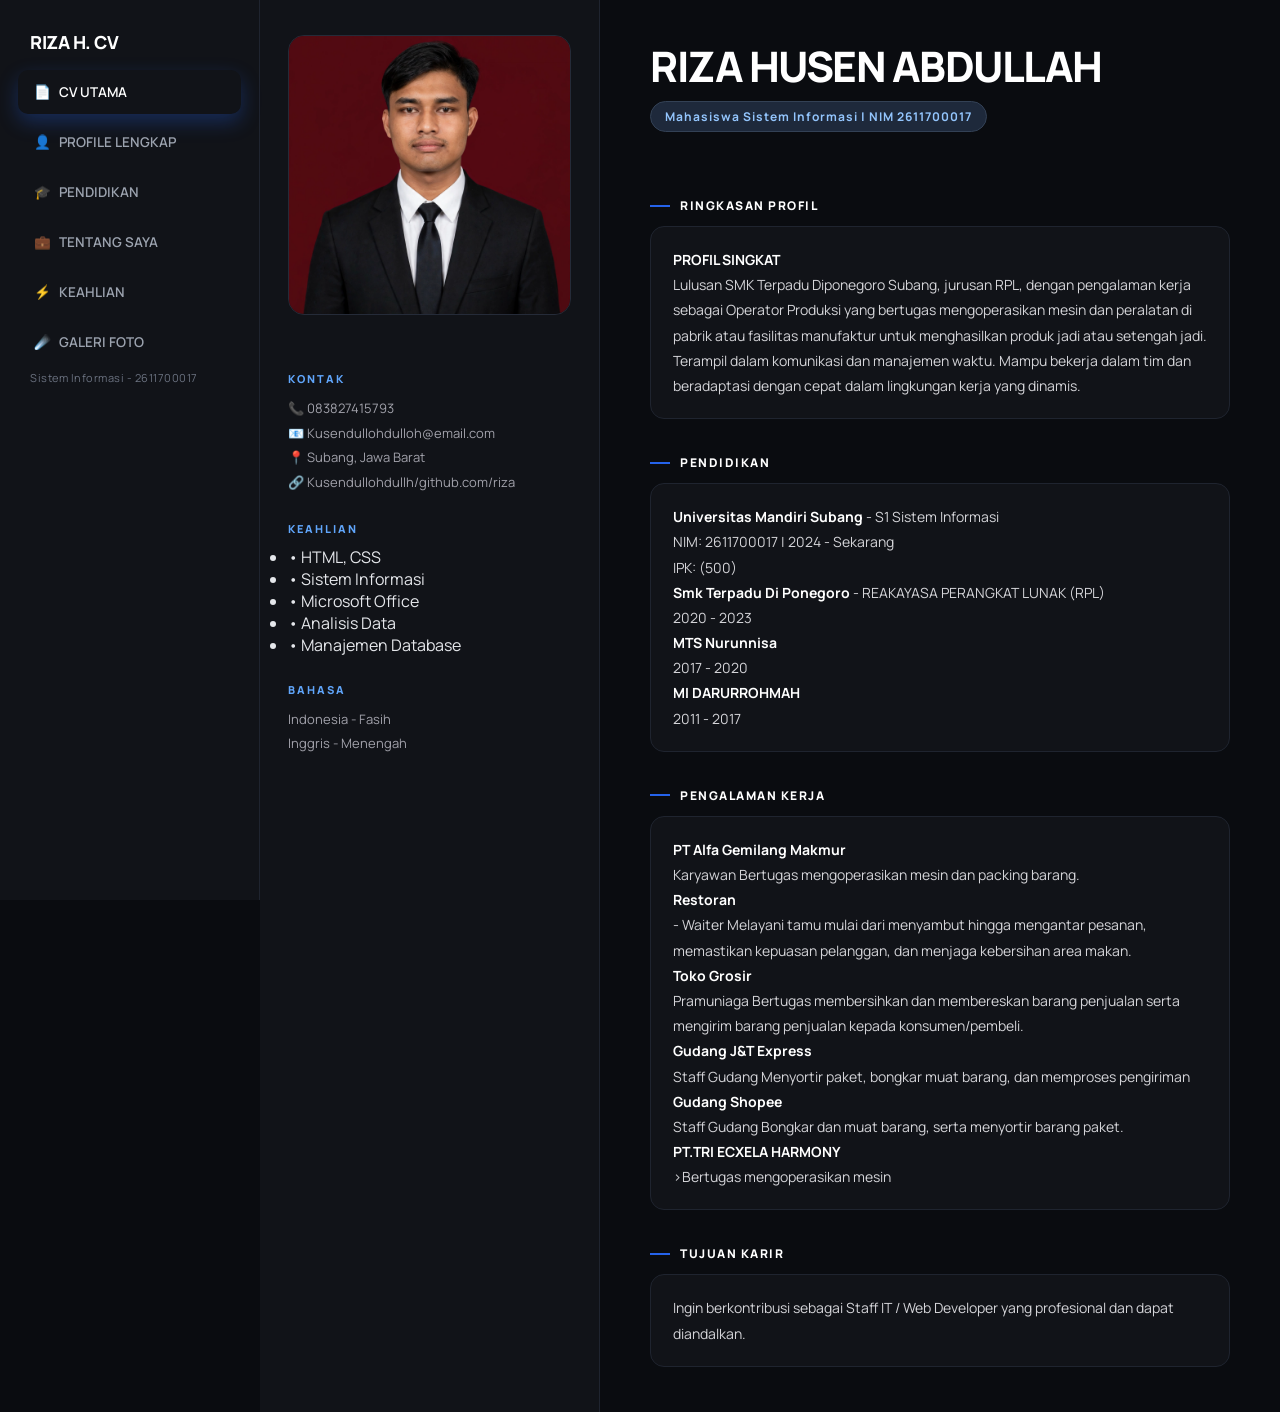
<file: index.html>
<!DOCTYPE html>
<html>
<head>
<title>CV - Riza Husen Abdullah</title>
   <meta property="og:title" content="cv riza ">
  <meta property="og:type" content="website">
  <meta property="og:image" content="https://kusendullohdulloh-beep.github.io/latihan/riza.jpg">
  <meta property="og:url" content="https://kusendullohdulloh-beep.github.io/latihan/">
  <meta property="og:description" content="Halo, saya riza. Ini adalah website CV saya, klik untuk lihat foto-foto saya.">
<link rel="stylesheet" href="style.css">
<link rel="icon" type="image/jpeg" href="riza.jpg">
</head>
<body>
<div class="navbar-cv">
  <a href="index.html">CV UTAMA</a>
  <a href="profile.html">PROFILE LENGKAP</a>
  <a href="education.html">PENDIDIKAN</a>
  <a href="about-me.html">TENTANG SAYA</a>
  <a href="hobies.html">KEAHLIAN</a>
  <a href="foto.html">GALERI FOTO</a>
</div>
<div class="cv-wrapper">
  <div class="sidebar">
    <img src="riza.jpg" class="foto-cv">
    <h2>KONTAK</h2>
    <p>📞 083827415793<br>📧 Kusendullohdulloh@email.com<br>📍 Subang, Jawa Barat<br>🔗  Kusendullohdullh/github.com/riza</p>
    <h2>KEAHLIAN</h2>
    <ul><li>• HTML, CSS</li><li>• Sistem Informasi</li><li>• Microsoft Office</li><li>• Analisis Data</li><li>• Manajemen Database</li></ul>
    <h2>BAHASA</h2>
    <p>Indonesia - Fasih<br>Inggris - Menengah</p>
  </div>
  <div class="main">
    <h1>RIZA HUSEN ABDULLAH</h1>
    <div class="job-title">Mahasiswa Sistem Informasi | NIM 2611700017</div>
    
    <div class="section-title">Ringkasan Profil</div>
    <div class="info-box"><b>PROFIL SINGKAT</b><br>
Lulusan SMK Terpadu Diponegoro Subang, jurusan RPL, dengan pengalaman kerja sebagai Operator Produksi yang bertugas mengoperasikan mesin dan peralatan di pabrik atau fasilitas manufaktur untuk menghasilkan produk jadi atau setengah jadi. Terampil dalam komunikasi dan manajemen waktu. Mampu bekerja dalam tim dan beradaptasi dengan cepat dalam lingkungan kerja yang dinamis.</div>
   
    <div class="section-title">Pendidikan</div>
    <div class="info-box"><b>Universitas Mandiri Subang</b> - S1 Sistem Informasi<br>NIM: 2611700017 | 2024 - Sekarang<br>IPK: (500)
    <br><b>Smk Terpadu Di Ponegoro </b>- REAKAYASA PERANGKAT LUNAK (RPL)<br>2020 - 2023<br><b>MTS Nurunnisa</b><br>2017 - 2020<br><b>MI DARURROHMAH</b><br>2011 - 2017</div>
    
    <div class="section-title">Pengalaman kerja</div>
    <div class="info-box"><b>PT Alfa Gemilang Makmur</b><br>Karyawan
Bertugas mengoperasikan mesin dan packing barang.<br><b>Restoran</b><br>- Waiter
Melayani tamu mulai dari menyambut hingga mengantar pesanan, memastikan kepuasan pelanggan, dan menjaga kebersihan area makan.<br><b>Toko Grosir</b><br>Pramuniaga
Bertugas membersihkan dan membereskan barang penjualan serta mengirim barang penjualan kepada konsumen/pembeli.<br><b>Gudang J&T Express </b><br>Staff Gudang
Menyortir paket, bongkar muat barang, dan memproses pengiriman<br><b>Gudang Shopee </b><br>Staff Gudang
Bongkar dan muat barang, serta menyortir barang paket.<br><b>PT.TRI ECXELA HARMONY</b><br>>Bertugas mengoperasikan mesin</div>
    
    <div class="section-title">Tujuan Karir</div>
    <div class="info-box">Ingin berkontribusi sebagai Staff IT / Web Developer yang profesional dan dapat diandalkan.</div>
  </div>
</div>
</body>
</html>
</file>
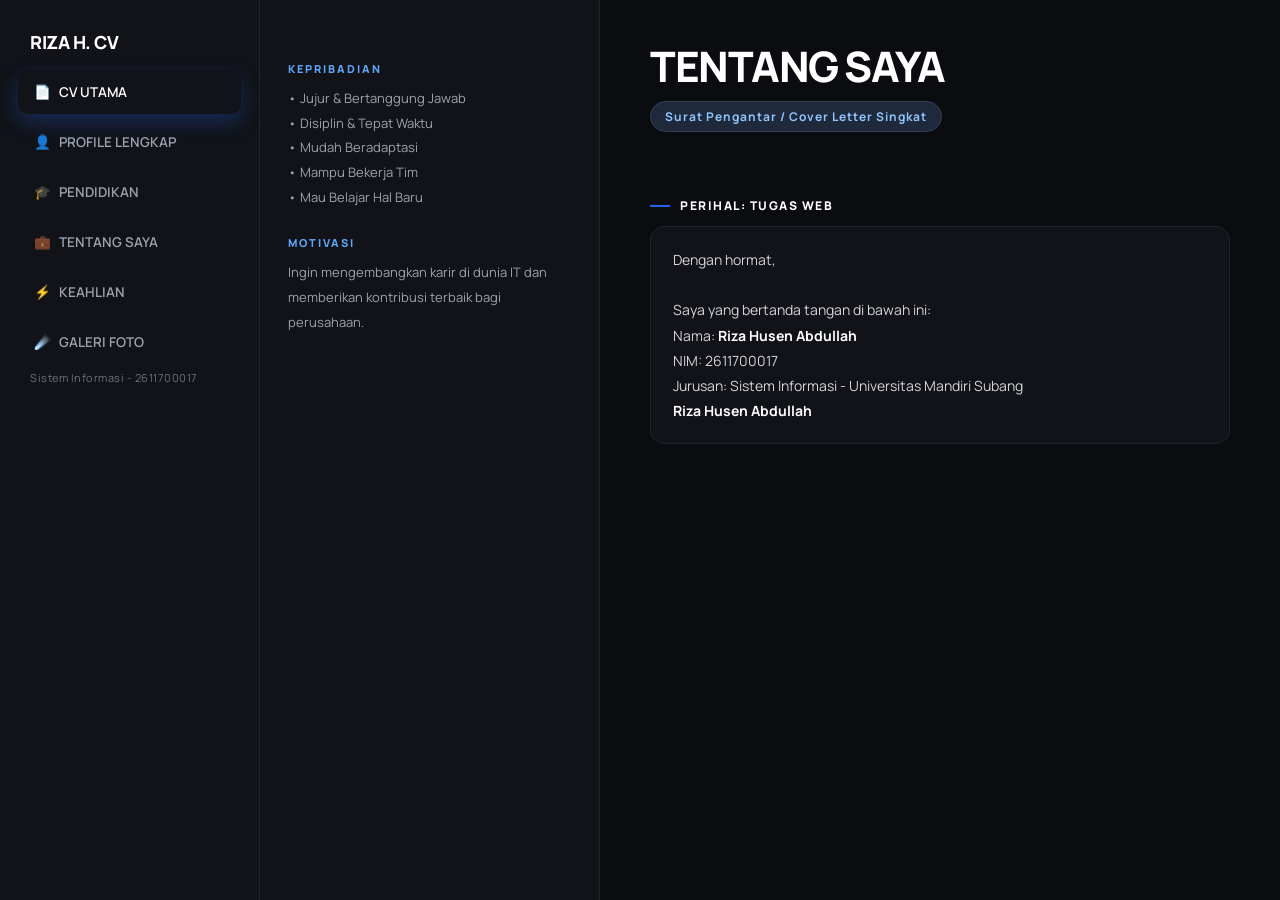
<file: about-me.html>
<!DOCTYPE html>
<html>
<head>
  <title>Tentang Saya - Riza</title>
  <link rel="stylesheet" href="style.css">
  <link rel="icon" type="image/jpeg" href="riza.jpg">
</head>
<body>
<div class="navbar-cv">
  <a href="index.html">CV UTAMA</a>
  <a href="profile.html">PROFILE LENGKAP</a>
  <a href="education.html">PENDIDIKAN</a>
  <a href="about-me.html">TENTANG SAYA</a>
  <a href="hobies.html">KEAHLIAN</a>
  <a href="foto.html">GALERI FOTO</a>
</div>
<div class="cv-wrapper">
  <div class="sidebar">
    <h2>KEPRIBADIAN</h2>
    <p>• Jujur & Bertanggung Jawab<br>• Disiplin & Tepat Waktu<br>• Mudah Beradaptasi<br>• Mampu Bekerja Tim<br>• Mau Belajar Hal Baru</p>
    <h2>MOTIVASI</h2>
    <p>Ingin mengembangkan karir di dunia IT dan memberikan kontribusi terbaik bagi perusahaan.</p>
  </div>
  <div class="main">
    <h1>TENTANG SAYA</h1>
    <div class="job-title">Surat Pengantar / Cover Letter Singkat</div>
    
    <div class="section-title">Perihal: TUGAS WEB </div>
    <div class="info-box">
      Dengan hormat,<br><br>
      Saya yang bertanda tangan di bawah ini:<br>
      Nama: <b>Riza Husen Abdullah</b><br>
      NIM: 2611700017<br>
      Jurusan: Sistem Informasi - Universitas Mandiri Subang<br>
      <b>Riza Husen Abdullah</b>
    </div>
  </div>
</div>
</body>
</html>
</file>
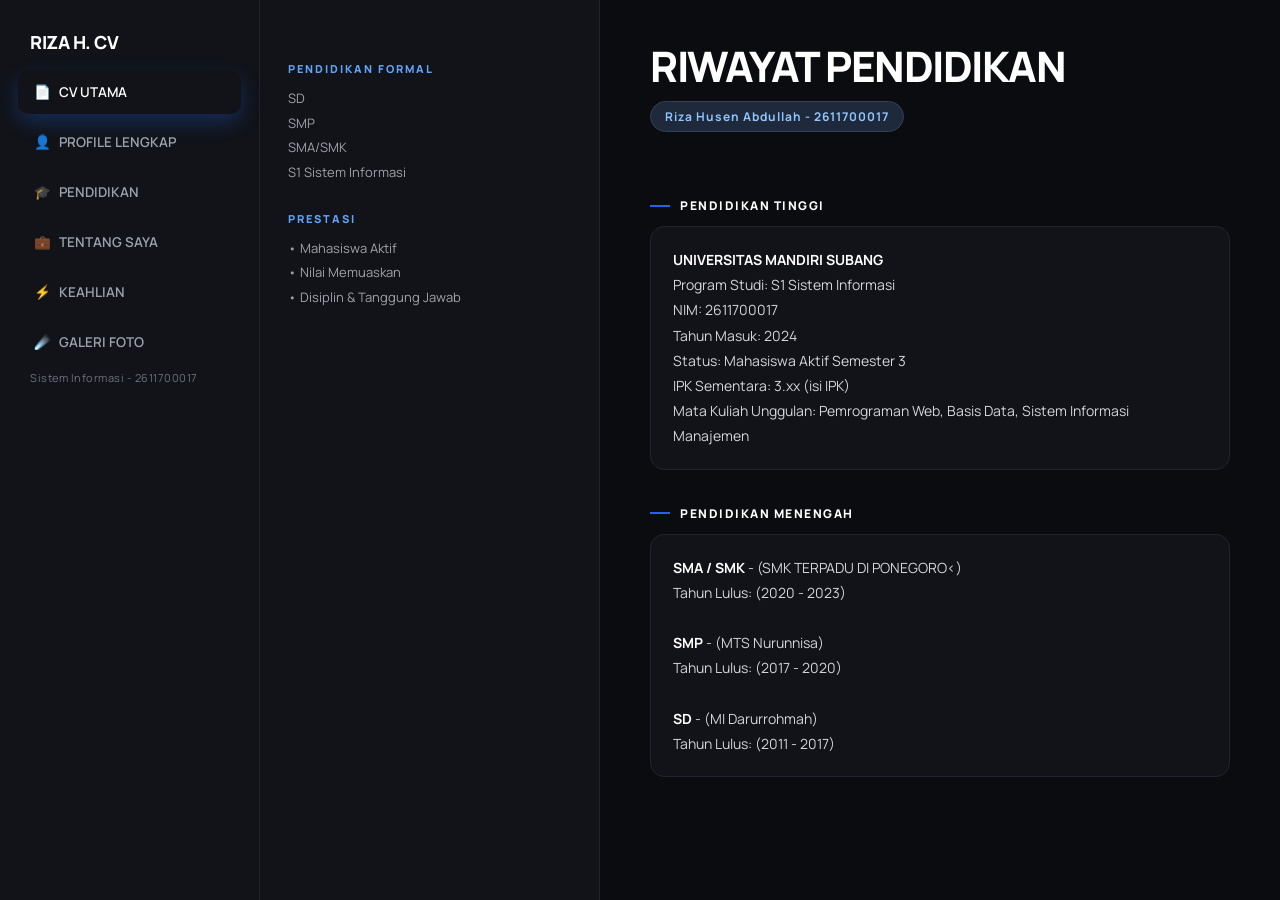
<file: education.html>
<!DOCTYPE html>
<html>
<head>
<title>Pendidikan - Riza</title>
<link rel="stylesheet" href="style.css">
<link rel="icon" type="image/jpeg" href="riza.jpg">
</head>
<body>
<div class="navbar-cv">
  <a href="index.html">CV UTAMA</a>
  <a href="profile.html">PROFILE LENGKAP</a>
  <a href="education.html">PENDIDIKAN</a>
  <a href="about-me.html">TENTANG SAYA</a>
  <a href="hobies.html">KEAHLIAN</a>
  <a href="foto.html">GALERI FOTO</a>
</div>
<div class="cv-wrapper">
  <div class="sidebar">
    <h2>PENDIDIKAN FORMAL</h2>
    <p>SD<br>SMP<br>SMA/SMK<br>S1 Sistem Informasi</p>
    <h2>PRESTASI</h2>
    <p>• Mahasiswa Aktif<br>• Nilai Memuaskan<br>• Disiplin & Tanggung Jawab</p>
  </div>
  <div class="main">
    <h1>RIWAYAT PENDIDIKAN</h1>
    <div class="job-title">Riza Husen Abdullah - 2611700017</div>
    
    <div class="section-title">Pendidikan Tinggi</div>
    <div class="info-box">
      <b>UNIVERSITAS MANDIRI SUBANG</b><br>
      Program Studi: S1 Sistem Informasi<br>
      NIM: 2611700017<br>
      Tahun Masuk: 2024<br>
      Status: Mahasiswa Aktif Semester 3<br>
      IPK Sementara: 3.xx (isi IPK)<br>
      Mata Kuliah Unggulan: Pemrograman Web, Basis Data, Sistem Informasi Manajemen
    </div>

    <div class="section-title">Pendidikan Menengah</div>
    <div class="info-box">
      <b>SMA / SMK</b> - (SMK TERPADU DI PONEGORO<)<br>
      Tahun Lulus: (2020 - 2023)<br><br>
      <b>SMP</b> - (MTS Nurunnisa)<br>
      Tahun Lulus: (2017 - 2020)<br><br>
      <b>SD</b> - (MI Darurrohmah)<br>
      Tahun Lulus: (2011 - 2017)
    </div>
  </div>
</div>
</body>
</html>
</file>
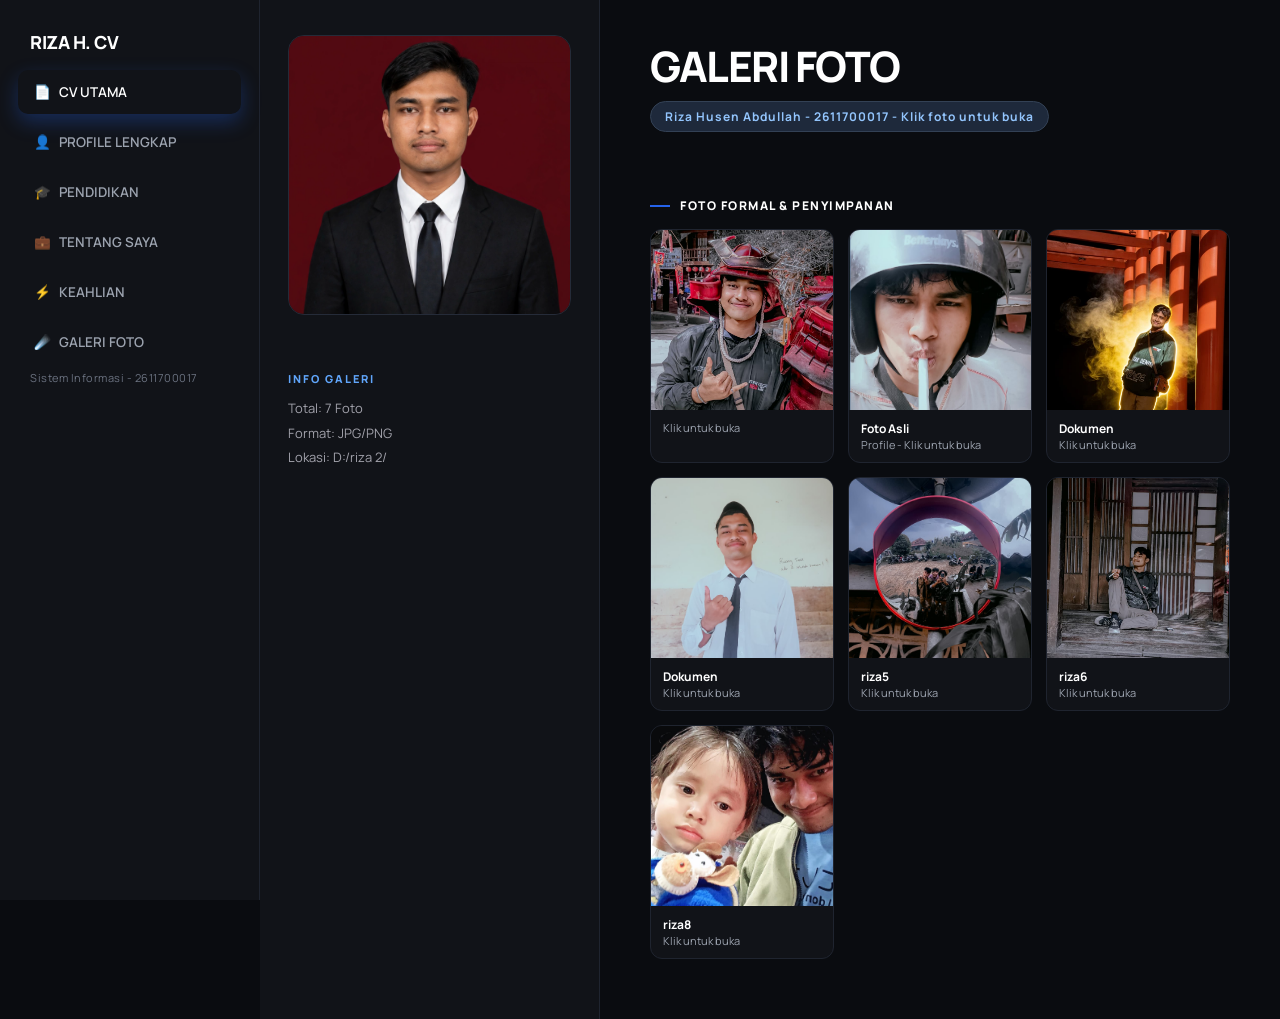
<file: foto.html>
<!DOCTYPE html>
<html>
<head>
<meta charset="UTF-8">
<meta name="viewport" content="width=device-width, initial-scale=1.0">
<title>Galeri Foto - Riza Husen Abdullah</title>
<link rel="stylesheet" href="style.css">
<link rel="icon" type="image/jpeg" href="riza.jpg">
<style>
  .gallery-grid { 
    display:grid; 
    grid-template-columns:repeat(auto-fill,minmax(180px,1fr)); 
    gap:14px; 
    margin:15px 0; 
  }
  .gallery-item { 
    background:#111318; 
    border:1px solid #1f242f; 
    border-radius:12px; 
    overflow:hidden; 
    cursor:pointer; 
    transition:0.2s; 
    text-decoration:none;
    display:block;
  }
  .gallery-item:hover { 
    transform:translateY(-4px); 
    border-color:#2563eb; 
    box-shadow:0 10px 25px rgba(0,0,0,0.5); 
  }
  .gallery-item img { width:100%; height:180px; object-fit:cover; display:block; }
  .gallery-item .caption { padding:10px 12px; font-size:11px; color:#9ca3af; }
  .gallery-item .caption b { color:white; display:block; font-size:12px; }
</style>
</head>
<body>

<div class="navbar-cv">
  <a href="index.html">CV UTAMA</a>
  <a href="profile.html">PROFILE LENGKAP</a>
  <a href="education.html">PENDIDIKAN</a>
  <a href="about-me.html">TENTANG SAYA</a>
  <a href="hobies.html">KEAHLIAN</a>
  <a href="foto.html">GALERI FOTO</a>
</div>

<div class="cv-wrapper">
  <div class="sidebar">
    <img src="riza.jpg" class="foto-cv" onerror="this.src='riza4.jpeg'">
    <h2>INFO GALERI</h2>
    <p>
      Total: 7 Foto<br>
      Format: JPG/PNG<br>
      Lokasi: D:/riza 2/<br><br>
    </p>
  </div>

  <div class="main">
    <h1>GALERI FOTO</h1>
    <div class="job-title">Riza Husen Abdullah - 2611700017 - Klik foto untuk buka</div>

    <div class="section-title">FOTO FORMAL & PENYIMPANAN</div>
    
    <div class="gallery-grid">
      <a href="riza1.jpeg" target="_blank" class="gallery-item">
        <img src="riza1.jpeg"><div class="caption">Klik untuk buka</div>
      </a>
      <a href="riza2.jpeg" target="_blank" class="gallery-item">
        <img src="riza2.jpeg"><div class="caption"><b>Foto Asli</b>Profile - Klik untuk buka</div>
      </a>
      <a href="riza3.jpeg" target="_blank" class="gallery-item">
        <img src="riza3.jpeg"><div class="caption"><b>Dokumen</b>Klik untuk buka</div>
      </a>
      <a href="riza4.jpeg" target="_blank" class="gallery-item">
        <img src="riza4.jpeg"><div class="caption"><b>Dokumen</b>Klik untuk buka</div>
      </a>
      <a href="riza5.jpeg" target="_blank" class="gallery-item">
        <img src="riza5.jpeg"><div class="caption"><b>riza5</b>Klik untuk buka</div>
      </a>
      <a href="riza6.jpeg" target="_blank" class="gallery-item">
        <img src="riza6.jpeg"><div class="caption"><b>riza6</b>Klik untuk buka</div>
      </a>
      <a href="riza8.jpeg" target="_blank" class="gallery-item">
        <img src="riza8.jpeg"><div class="caption"><b>riza8</b>Klik untuk buka</div>
      </a>
    </div>

  </div>
</div>

</body>
</html>
</file>
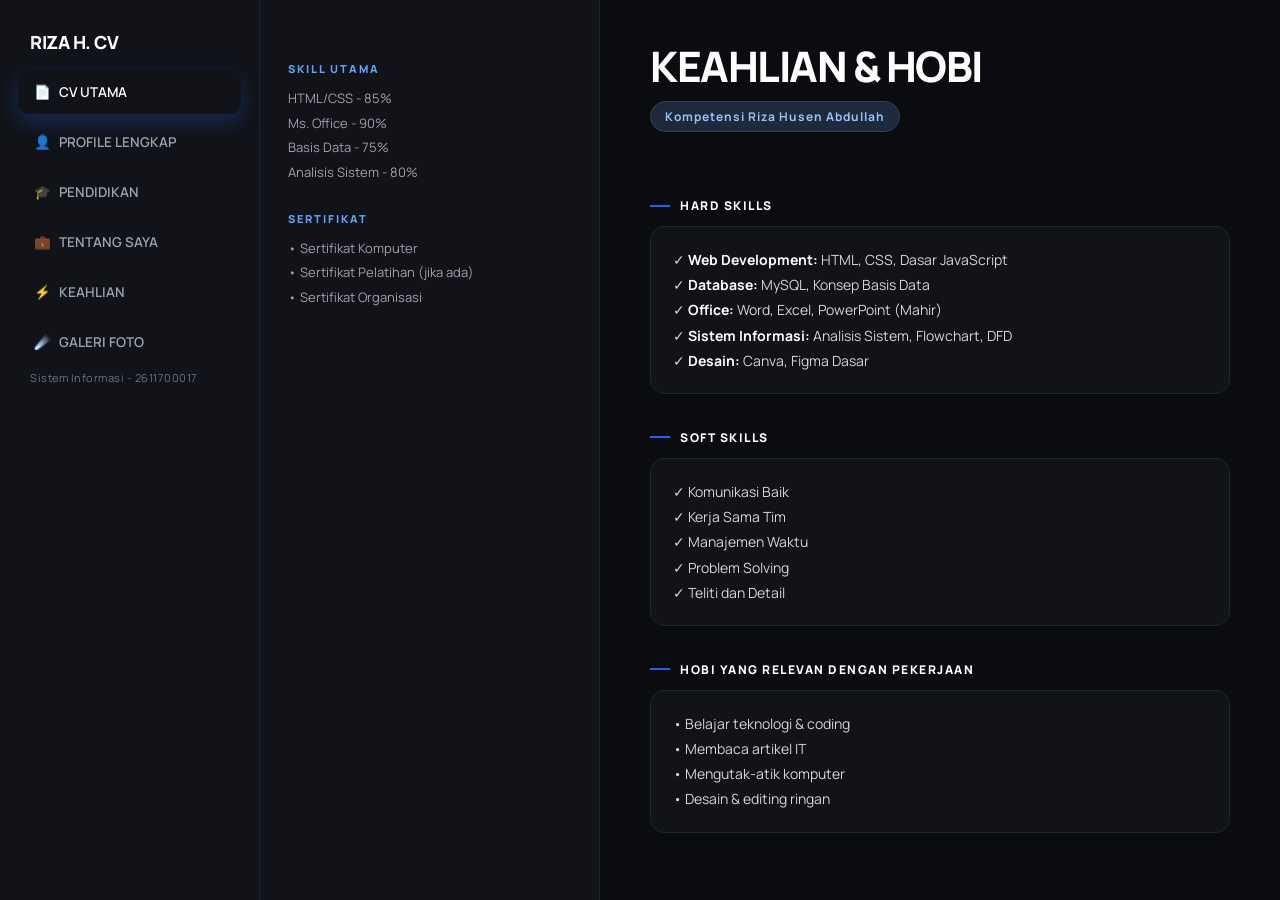
<file: hobies.html>
<!DOCTYPE html>
<html>
<head><title>Keahlian - Riza</title>
  <link rel="stylesheet" href="style.css">
  <link rel="icon" type="image/jpeg" href="riza.jpg">
</head>
<body>
<div class="navbar-cv">
  <a href="index.html">CV UTAMA</a>
  <a href="profile.html">PROFILE LENGKAP</a>
  <a href="education.html">PENDIDIKAN</a>
  <a href="about-me.html">TENTANG SAYA</a>
  <a href="hobies.html">KEAHLIAN</a>
  <a href="foto.html">GALERI FOTO</a>
</div>
<div class="cv-wrapper">
  <div class="sidebar">
    <h2>SKILL UTAMA</h2>
    <p>HTML/CSS - 85%<br>Ms. Office - 90%<br>Basis Data - 75%<br>Analisis Sistem - 80%</p>
    <h2>SERTIFIKAT</h2>
    <p>• Sertifikat Komputer<br>• Sertifikat Pelatihan (jika ada)<br>• Sertifikat Organisasi</p>
  </div>
  <div class="main">
    <h1>KEAHLIAN & HOBI</h1>
    <div class="job-title">Kompetensi Riza Husen Abdullah</div>
    
    <div class="section-title">Hard Skills</div>
    <div class="info-box">
      ✓ <b>Web Development:</b> HTML, CSS, Dasar JavaScript<br>
      ✓ <b>Database:</b> MySQL, Konsep Basis Data<br>
      ✓ <b>Office:</b> Word, Excel, PowerPoint (Mahir)<br>
      ✓ <b>Sistem Informasi:</b> Analisis Sistem, Flowchart, DFD<br>
      ✓ <b>Desain:</b> Canva, Figma Dasar
    </div>

    <div class="section-title">Soft Skills</div>
    <div class="info-box">
      ✓ Komunikasi Baik<br>
      ✓ Kerja Sama Tim<br>
      ✓ Manajemen Waktu<br>
      ✓ Problem Solving<br>
      ✓ Teliti dan Detail
    </div>

    <div class="section-title">Hobi Yang Relevan Dengan Pekerjaan</div>
    <div class="info-box">
      • Belajar teknologi & coding<br>
      • Membaca artikel IT<br>
      • Mengutak-atik komputer<br>
      • Desain & editing ringan
    </div>
  </div>
</div>
</body>
</html>
</file>
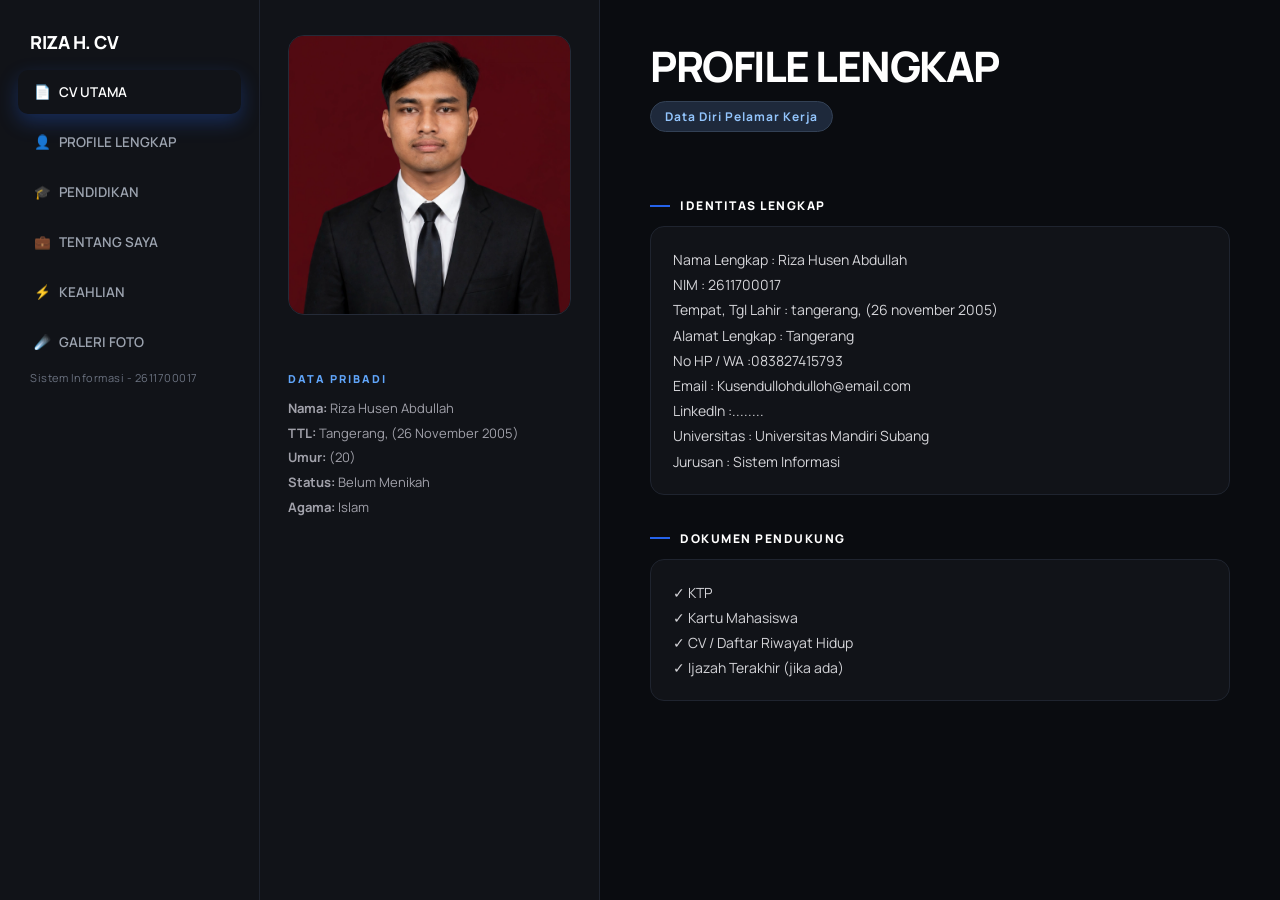
<file: profile.html>
<!DOCTYPE html>
<html>
<head>
  
<title>Profile Lengkap - Riza</title>
<link rel="stylesheet" href="style.css">
<link rel="icon" type="image/jpeg" href="riza.jpg">
</head>
<body>
<div class="navbar-cv">
  <a href="index.html">CV UTAMA</a>
  <a href="profile.html">PROFILE LENGKAP</a>
  <a href="education.html">PENDIDIKAN</a>
  <a href="about-me.html">TENTANG SAYA</a>
  <a href="hobies.html">KEAHLIAN</a>
  <a href="foto.html">GALERI FOTO</a>
</div>
<div class="cv-wrapper">
  <div class="sidebar">
    <img src="riza.jpg" class="foto-cv">
    <h2>DATA PRIBADI</h2>
    <p><b>Nama:</b> Riza Husen Abdullah<br><b>TTL:</b> Tangerang, (26 November 2005)<br><b>Umur:</b> (20)<br><b>Status:</b> Belum Menikah<br><b>Agama:</b> Islam</p>
  </div>
  <div class="main">
    <h1>PROFILE LENGKAP</h1>
    <div class="job-title">Data Diri Pelamar Kerja</div>
    <div class="section-title">Identitas Lengkap</div>
    <div class="info-box">
      Nama Lengkap : Riza Husen Abdullah<br>
      NIM : 2611700017<br>
      Tempat, Tgl Lahir : tangerang, (26 november 2005)<br>
      Alamat Lengkap : Tangerang<br>
      No HP / WA :083827415793<br>
      Email : Kusendullohdulloh@email.com<br>
      LinkedIn :........<br>
      Universitas : Universitas Mandiri Subang<br>
      Jurusan : Sistem Informasi
    </div>
    <div class="section-title">Dokumen Pendukung</div>
    <div class="info-box">✓ KTP<br>✓ Kartu Mahasiswa<br>✓ CV / Daftar Riwayat Hidup<br>✓ Ijazah Terakhir (jika ada)</div>
  </div>
</div>
</body>
</html>
</file>
<file: style.css>
/* RIZA HUSEN - 2611700017 - DARK SIDEBAR MODE */
@import url('https://fonts.googleapis.com/css2?family=Manrope:wght@400;500;600;700;800&display=swap');

* { margin:0; padding:0; box-sizing:border-box; font-family:'Manrope', sans-serif; }

body {
  background: #0a0c10;
  color: #e5e7eb;
  display: flex; /* INI KUNCINYA BIAR MENU DI PINGGIR */
}

/* ===== NAVBAR JADI SIDEBAR KIRI ===== */
.navbar-cv {
  width: 260px;
  height: 100vh;
  background: #111318;
  border-right: 1px solid #1f242f;
  position: fixed;
  left: 0;
  top: 0;
  display: flex;
  flex-direction: column;
  padding: 30px 18px;
  gap: 6px;
  z-index: 100;
}

.navbar-cv::before {
  content: 'RIZA H. CV';
  font-weight: 800;
  font-size: 18px;
  letter-spacing: -0.5px;
  color: white;
  margin-bottom: 10px;
  padding: 0 12px;
}

.navbar-cv::after {
  content: 'Sistem Informasi - 2611700017';
  font-size: 11px;
  color: #6b7280;
  padding: 0 12px;
  margin-bottom: 25px;
  letter-spacing: 0.5px;
}

.navbar-cv a {
  text-decoration: none;
  color: #9ca3af;
  font-size: 13.5px;
  font-weight: 600;
  padding: 13px 16px;
  border-radius: 10px;
  transition: 0.2s;
  display: flex;
  align-items: center;
}

/* ICON OTOMATIS */
.navbar-cv a[href*="index"]::before { content:'📄 '; margin-right:8px; }
.navbar-cv a[href*="profile"]::before { content:'👤 '; margin-right:8px; }
.navbar-cv a[href*="education"]::before { content:'🎓 '; margin-right:8px; }
.navbar-cv a[href*="about"]::before { content:'💼 '; margin-right:8px; }
.navbar-cv a[href*="hobies"]::before { content:'⚡ '; margin-right:8px; }
.navbar-cv a[href*="foto"]::before { content:'☄️ '; margin-right:8px; }

.navbar-cv a:hover {
  background: #1a1e29;
  color: white;
  transform: translateX(4px);
}

.navbar-cv a:first-of-type {
  color: white;
  box-shadow: 0 8px 20px rgba(37,99,235,0.3);
}

/* ===== CONTENT WRAPPER GESER KANAN ===== */
.cv-wrapper {
  margin-left: 260px; /* SEJAJAR SAMA LEBAR SIDEBAR */
  width: calc(100% - 260px);
  min-height: 100vh;
  display: flex;
  background: #0a0c10;
}

/* SIDEBAR DALAM (FOTO & DATA) */
.sidebar {
  width: 340px;
  background: #111318;
  border-right: 1px solid #1f242f;
  padding: 35px 28px;
}

.foto-cv {
  width: 100%;
  height: 280px;
  object-fit: cover;
  border-radius: 16px;
  border: 1px solid #252b38;
  margin-bottom: 25px;
}

.sidebar h2 {
  font-size: 11px;
  font-weight: 800;
  letter-spacing: 2px;
  color: #60a5fa;
  margin: 26px 0 10px;
  text-transform: uppercase;
}

.sidebar p {
  font-size: 13px;
  color: #a1a1aa;
  line-height: 1.9;
}

/* MAIN KAN */
.main {
  flex: 1;
  padding: 45px 50px;
  background: #0a0c10;
}

.main h1 {
  font-size: 42px;
  font-weight: 800;
  color: white;
  letter-spacing: -1.5px;
  line-height: 1;
}

.job-title {
  display: inline-block;
  margin: 14px 0 30px;
  background: #1e293b;
  border: 1px solid #334155;
  color: #93c5fd;
  padding: 6px 14px;
  border-radius: 20px;
  font-size: 12px;
  font-weight: 700;
  letter-spacing: 1px;
}

.section-title {
  font-size: 12px;
  font-weight: 800;
  letter-spacing: 1.5px;
  color: white;
  margin: 35px 0 12px;
  text-transform: uppercase;
  display:flex;
  align-items:center;
  gap: 10px;
}

.section-title::before {
  content:'';
  width: 20px;
  height: 2px;
  background: #2563eb;
}

.info-box {
  background: #111318;
  border: 1px solid #1f242f;
  border-radius: 14px;
  padding: 20px 22px;
  font-size: 14px;
  line-height: 1.8;
  color: #d4d4d8;
}

.info-box:hover {
  border-color: #2563eb;
  background: #151a25;
}

.info-box b { color: white; }

/* HP RESPONSIVE */
@media(max-width: 900px){
  body { flex-direction: column; }
  .navbar-cv { 
    position: relative; 
    width: 100%; 
    height: auto; 
    flex-direction: row; 
    flex-wrap: wrap;
    padding: 15px;
  }
  .navbar-cv::before, .navbar-cv::after { display: none; }
  .cv-wrapper { margin-left:0; width:100%; flex-direction:column; }
  .sidebar { width:100%; }
}
</file>
